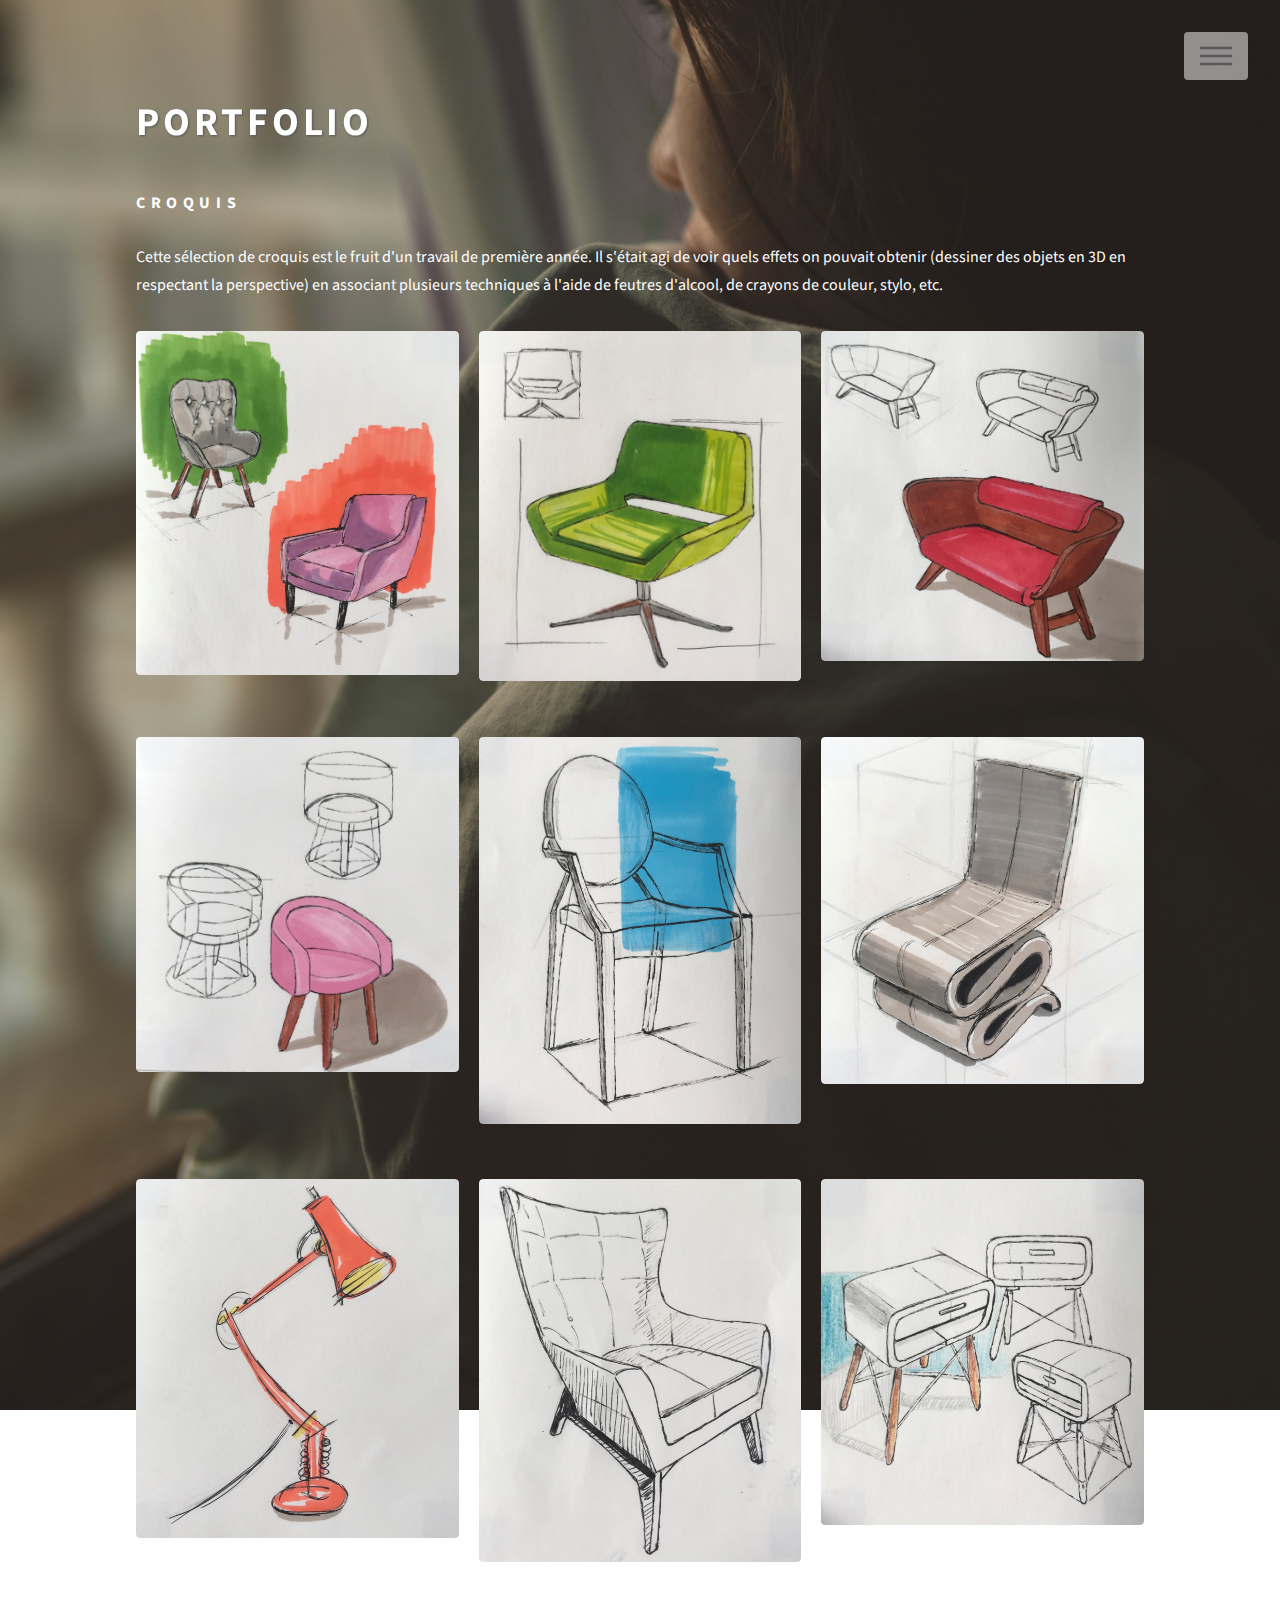
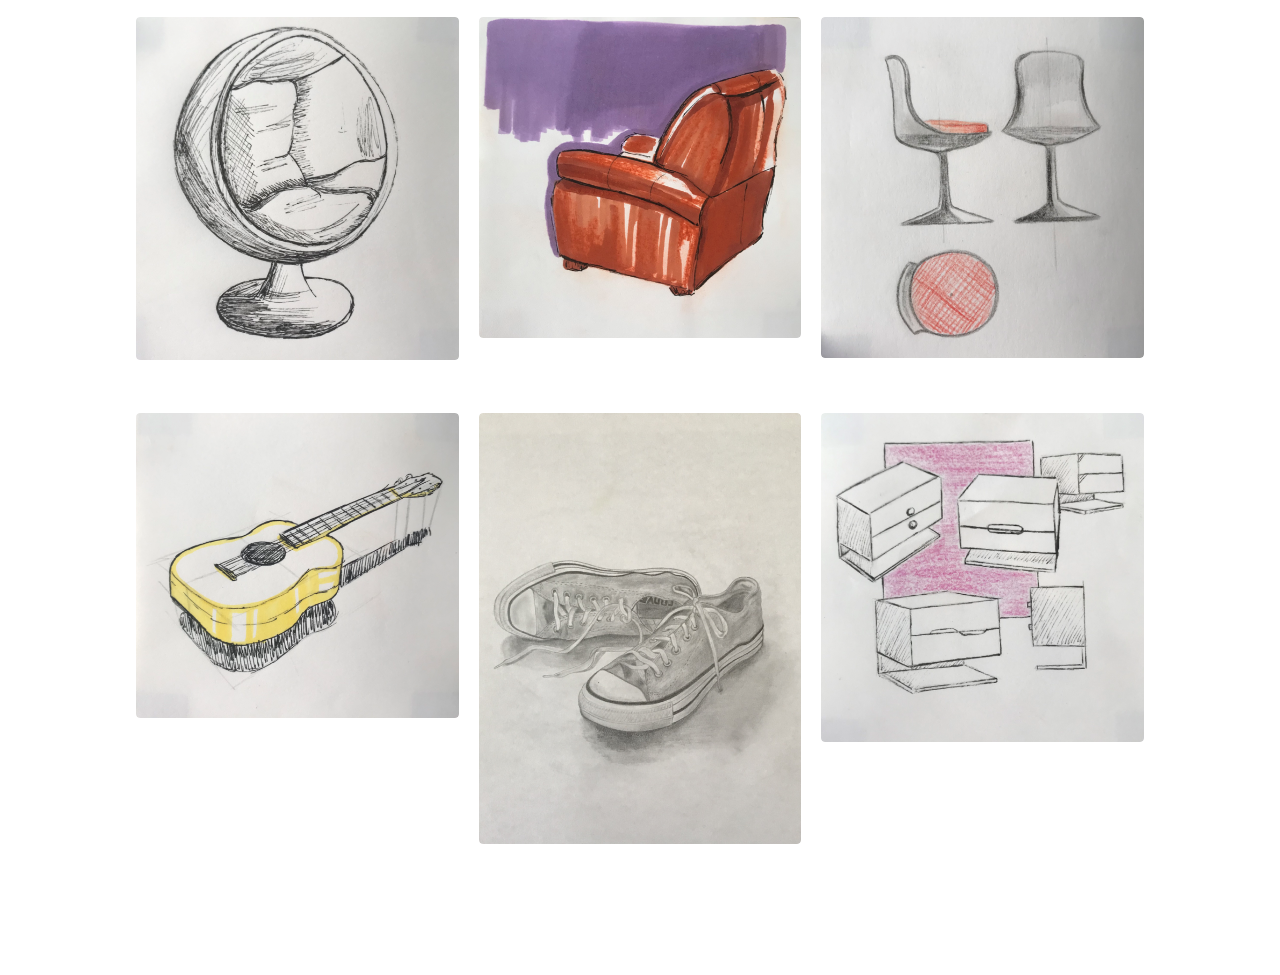
<file: index.html>
<!DOCTYPE HTML>

<html>
	<head>
		<title>croquis</title>
		<meta charset="utf-8" />
		<meta name="viewport" content="width=device-width, initial-scale=1, user-scalable=no" />
		<link rel="stylesheet" href="assets/css/main.css" />
		<noscript><link rel="stylesheet" href="assets/css/noscript.css" /></noscript>
	</head>
	<body class="is-preload" style="background: url('images/rae-angela.jpg');
		background-position: center center;
		    background-attachment: fixed;
			background-size: cover;
			background-repeat: no-repeat;">
		<!-- Wrapper -->
			<div id="wrapper">

				<!-- Header -->
					<header id="header">
						<div class="inner">
							<h1>PORTFOLIO</h1>
							<!-- Logo -->
								<a href="index.html" class="logo">
									<span class="title">Croquis</span>
								</a>

							<!-- Nav -->
								<nav>
									<ul>
										<li><a href="#menu">Menu</a></li>
									</ul>
								</nav>

						</div>
					</header>

				<!-- Menu -->
					<nav id="menu">
						<h2>Menu</h2>
						<ul>
							<li><a href="D:\dimension\index.html" onclick="window.open(this.href);return false;">Accueil</a></li>
							<li><a href="index.html" onclick="window.open(this.href);return false;">Croquis</a></li>
							<li><a href="projet.html" target="_blank">Projets</a></li>
							<li><a href="generic.html" target="_blank"file:///D:/dimension/index.html>Consequat dolor</a></li>
							<li><a href="elements.html" target="_blank">Elements</a></li>
						</ul>
					</nav>

				<!-- Main -->
					<div id="main">
						<div class="inner">
							<header>
								
								<p>Cette sélection de croquis est le fruit d'un travail de première année. Il s'était agi de voir quels effets on pouvait obtenir (dessiner des objets en 3D en respectant la perspective) en associant plusieurs techniques à l'aide de feutres d'alcool, de crayons de couleur, stylo, etc.</p>
							</header>
							<section class="tiles">
								<article class="style1">
									<span class="image">
										<img src="images/deux_fauteuils.png" alt="" />
									</span>
									<!--<a href="generic.html">-->
										<h2></h2>
										<!--<div class="content">
											<p>Sed nisl arcu euismod sit amet nisi lorem etiam dolor veroeros et feugiat.</p>
										</div>-->
									</a>
								</article>
								<article class="style2">
									<span class="image">
										<img src="images/fauteuil.png" alt="" />
									</span>
									<!--<a href="generic.html">-->
										<h2></h2>
										<!--<div class="content">
											<p>Sed nisl arcu euismod sit amet nisi lorem etiam dolor veroeros et feugiat.</p>
										</div>-->
									</a>
								</article>
								<article class="style3">
									<span class="image">
										<img src="images/canape.png" alt="" />
									</span>
									<!--<a href="generic.html">-->
										<h2></h2>
										<!--<div class="content">
											<p>Sed nisl arcu euismod sit amet nisi lorem etiam dolor veroeros et feugiat.</p>
										</div>-->
									</a>
								</article>
								<article class="style4">
									<span class="image">
										<img src="images/siege.png" alt="" />
									</span>
									<!--<a href="generic.html">-->
										<h2></h2>
										<!--<div class="content">
											<p>Sed nisl arcu euismod sit amet nisi lorem etiam dolor veroeros et feugiat.</p>
										</div>-->
									</a>
								</article>
								<article class="style5">
									<span class="image">
										<img src="images/siege_bleu.png" alt="" />
									</span>
									<!--<a href="generic.html">-->
										<h2></h2>
										<!--<div class="content">
											<p>Sed nisl arcu euismod sit amet nisi lorem etiam dolor veroeros et feugiat.</p>
										</div>-->
									</a>
								</article>
								<article class="style6">
									<span class="image">
										<img src="images/fauteuil_s.png" alt="" />
									</span>
									<!--<a href="generic.html">-->
										<h2></h2>
										<!--<div class="content">
											<p>Sed nisl arcu euismod sit amet nisi lorem etiam dolor veroeros et feugiat.</p>
										</div>-->
									</a>
								</article>
								<article class="style2">
									<span class="image">
										<img src="images/lampe.png" alt="" />
									</span>
								<!--<a href="generic.html">-->
										<h2></h2>
										<!--<div class="content">
											<p>Sed nisl arcu euismod sit amet nisi lorem etiam dolor veroeros et feugiat.</p>
										</div>-->
									</a>
								</article>
								<article class="style3">
									<span class="image">
										<img src="images/fauteuil_nb.png" alt="" />
									</span>
									<!--<a href="generic.html">-->
										<h2></h2>
										<!--<div class="content">
											<p>Sed nisl arcu euismod sit amet nisi lorem etiam dolor veroeros et feugiat.</p>
										</div>-->
									</a>
								</article>
								<article class="style1">
									<span class="image">
										<img src="images/tiroir.png" alt="" />
									</span>
									<!--<a href="generic.html">-->
										<h2></h2>
										<!--<div class="content">
											<p>Sed nisl arcu euismod sit amet nisi lorem etiam dolor veroeros et feugiat.</p>
										</div>-->
									</a>
								</article>
								<article class="style5">
									<span class="image">
										<img src="images/demi_sphere.png" alt="" />
									</span>
									<a href="generic.html">
										<h2></h2>
										<!--<div class="content">
											<p>Sed nisl arcu euismod sit amet nisi lorem etiam dolor veroeros et feugiat.</p>
										</div>-->
									</a>
								</article>
								<article class="style6">
									<span class="image">
										<img src="images/fauteuil2.png" alt="" />
									</span>
									<!--<a href="generic.html">-->
										<h2></h2>
										<!--<div class="content">
											<p>Sed nisl arcu euismod sit amet nisi lorem etiam dolor veroeros et feugiat.</p>
										</div>-->
									</a>
								</article>
								<article class="style4">
									<span class="image">
										<img src="images/chaise.png" alt="" />
									</span>
									<!--<a href="generic.html">-->
										<h2></h2>
										<!--<div class="content">
											<p>Sed nisl arcu euismod sit amet nisi lorem etiam dolor veroeros et feugiat.</p>
										</div>-->
									</a>
								</article>
								<article class="style4">
									<span class="image">
										<img src="images/guitare.png" alt="" />
									</span>
									<!--<a href="generic.html">-->
										<h2></h2>
										<!--<div class="content">
											<p>Sed nisl arcu euismod sit amet nisi lorem etiam dolor veroeros et feugiat.</p>
										</div>-->
									</a>
								</article>
								<article class="style4">
									<span class="image">
										<img src="images/basket.png" alt="" />
									</span>
									<!--<a href="generic.html">-->
										<h2></h2>
										<!--<div class="content">
											<p>Sed nisl arcu euismod sit amet nisi lorem etiam dolor veroeros et feugiat.</p>
										</div>-->
									</a>
								</article>
								<article class="style4">
									<span class="image">
										<img src="images/meubles.png" alt="" />
									</span>
									<!--<a href="generic.html">-->
										<h2></h2>
										<!--<div class="content">
											<p>Sed nisl arcu euismod sit amet nisi lorem etiam dolor veroeros et feugiat.</p>
										</div>-->
									</a>
								</article>

							</section>
						</div>
					</div>

				<!-- Footer -->
					
					</footer>

			</div>

		<!-- Scripts -->
			<script src="assets/js/jquery.min.js"></script>
			<script src="assets/js/browser.min.js"></script>
			<script src="assets/js/breakpoints.min.js"></script>
			<script src="assets/js/util.js"></script>
			<script src="assets/js/main.js"></script>

	</body>
</html>
</file>
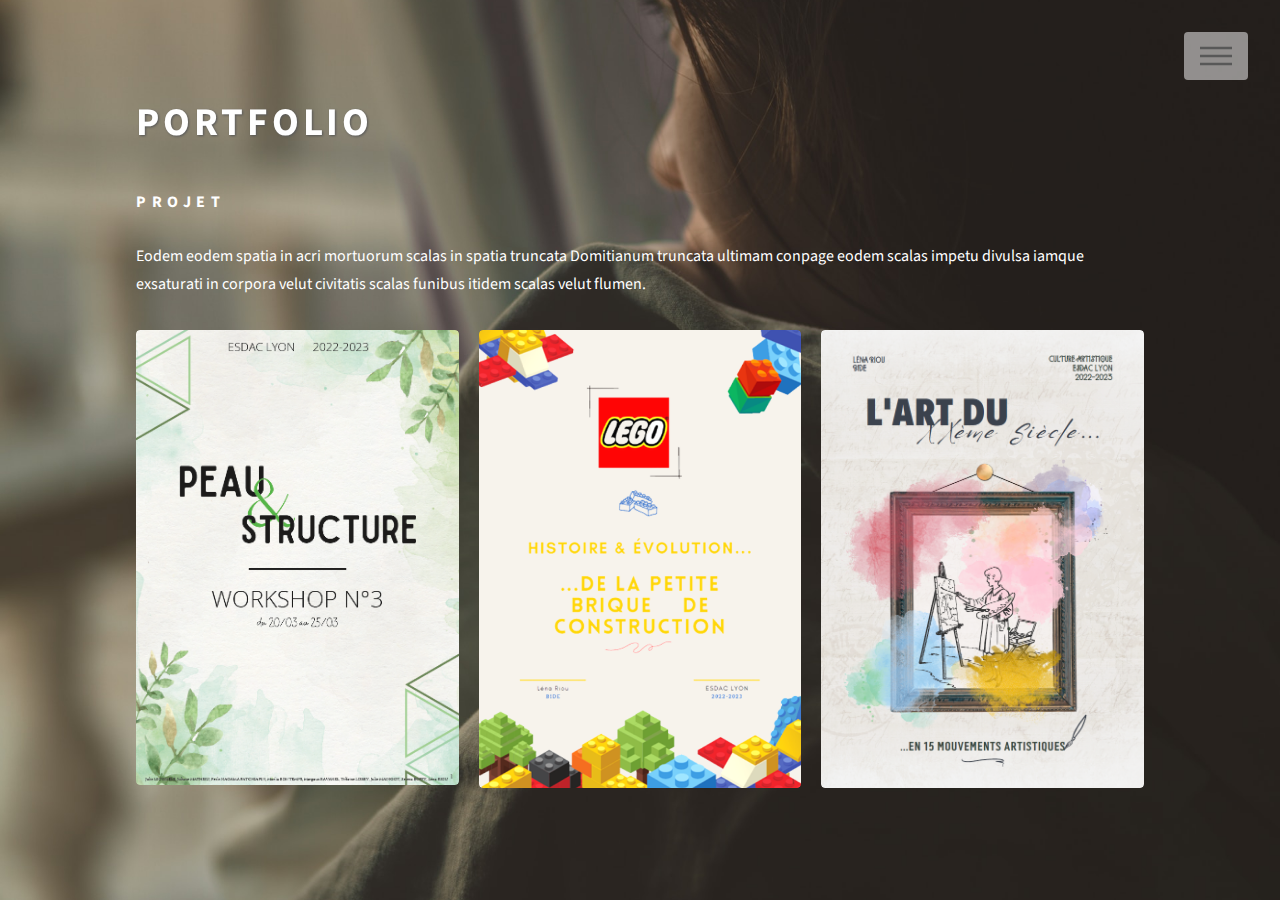
<file: projet.html>
<!DOCTYPE HTML>

<html>
	<head>
		<title></title>
		<meta charset="utf-8" />
		<meta name="viewport" content="width=device-width, initial-scale=1, user-scalable=no" />
		<link rel="stylesheet" href="assets/css/main.css" />
		<noscript><link rel="stylesheet" href="assets/css/noscript.css" /></noscript>
	</head>
	<body class="is-preload" style="background: url('images/rae-angela.jpg');
		background-position: center center;
		    background-attachment: fixed;
			background-size: cover;
			background-repeat: no-repeat;">
		<!-- Wrapper -->
			<div id="wrapper">

				<!-- Header -->
					<header id="header">
						<div class="inner">
							<h1>PORTFOLIO</h1>
							<!-- Logo -->
								
									<span class="logo">Projet</span>
								</a>

							<!-- Nav -->
								<nav>
									<ul>
										<li><a href="#menu">Menu</a></li>
									</ul>
								</nav>

						</div>
					</header>

				<!-- Menu -->
					<nav id="menu">
						<h2>Menu</h2>
						<ul>
							<li><a href="https://diogene29.github.io/dimension/" onclick="window.open(this.href);return false;">Accueil</a></li>
							<li><a href="index.html" onclick="window.open(this.href);return false;">Croquis</a></li>
							<li><a href="projet.html" target="_blank">Projets</a></li>
							<li><a href="generic.html" target="_blank"file:///D:/dimension/index.html>Consequat dolor</a></li>
							<li><a href="elements.html" target="_blank">Elements</a></li>
						</ul>
					</nav>

				<!-- Main -->
					<div id="main">
						<div class="inner">
							<header>
								
								<p>Eodem eodem spatia in acri mortuorum scalas in spatia truncata Domitianum truncata ultimam conpage eodem scalas impetu divulsa iamque exsaturati in corpora velut civitatis scalas funibus itidem scalas velut flumen.</p>
							</header>
							<section class="tiles">
								<article class="style1">
									<span class="image">
										 <img src="images/workshop.png" alt="" />
									</span>
									<a href="workshop2.pdf" target="_blank"><!--ou  onclick="window.open(this.href);return false;"-->
										<h2></h2>
										<!--<div class="content">
											<p>Sed nisl arcu euismod sit amet nisi lorem etiam dolor veroeros et feugiat.</p>
										</div>-->
									</a>
								</article>
								<article class="style2">
									<span class="image">
										<img src="images/lego.png" alt="" />
									</span>
									<a href="marque_produit2.pdf" target="_blank">
										<h2></h2>
										<!--<div class="content">
											<p>Sed nisl arcu euismod sit amet nisi lorem etiam dolor veroeros et feugiat.</p>
										</div>-->
									</a>
								</article>
								<article class="style3">
									<span class="image">
										<img src="images/art.png" alt="" />
									</span>
									<a href="mouv_art.pdf" target="_blank">
										<h2></h2>
										<!--<div class="content">
											<p>Sed nisl arcu euismod sit amet nisi lorem etiam dolor veroeros et feugiat.</p>
										</div>-->
									</a>
								</article>
								<!--<article class="style4">
									<span class="image">
										<img src="images/siege.png" alt="" />
									</span>
									<a href="generic.html">
										<h2></h2>
										<!--<div class="content">
											<p>Sed nisl arcu euismod sit amet nisi lorem etiam dolor veroeros et feugiat.</p>
										</div>--
									</a>
								</article>
								<article class="style5">
									<span class="image">
										<img src="images/siege_bleu.png" alt="" />
									</span>
									<a href="generic.html">
										<h2></h2>
										<!--<div class="content">
											<p>Sed nisl arcu euismod sit amet nisi lorem etiam dolor veroeros et feugiat.</p>
										</div>--
									</a>
								</article>
								<article class="style6">
									<span class="image">
										<img src="images/fauteuil_s.png" alt="" />
									</span>
									<a href="generic.html">
										<h2></h2>
										<!--<div class="content">
											<p>Sed nisl arcu euismod sit amet nisi lorem etiam dolor veroeros et feugiat.</p>
										</div>--
									</a>
								</article>
								<article class="style2">
									<span class="image">
										<img src="images/lampe.png" alt="" />
									</span>
									<a href="generic.html">
										<h2></h2>
										<!--<div class="content">
											<p>Sed nisl arcu euismod sit amet nisi lorem etiam dolor veroeros et feugiat.</p>
										</div>--
									</a>
								</article>
								<article class="style3">
									<span class="image">
										<img src="images/fauteuil_nb.png" alt="" />
									</span>
									<a href="generic.html">
										<h2></h2>
										<!--<div class="content">
											<p>Sed nisl arcu euismod sit amet nisi lorem etiam dolor veroeros et feugiat.</p>
										</div>--
									</a>
								</article>
								<article class="style1">
									<span class="image">
										<img src="images/tiroir.png" alt="" />
									</span>
									<a href="generic.html">
										<h2></h2>
										<!--<div class="content">
											<p>Sed nisl arcu euismod sit amet nisi lorem etiam dolor veroeros et feugiat.</p>
										</div>--
									</a>
								</article>
								<article class="style5">
									<span class="image">
										<img src="images/demi_sphere.png" alt="" />
									</span>
									<a href="generic.html">
										<h2></h2>
										<!--<div class="content">
											<p>Sed nisl arcu euismod sit amet nisi lorem etiam dolor veroeros et feugiat.</p>
										</div>--
									</a>
								</article>
								<article class="style6">
									<span class="image">
										<img src="images/fauteuil2.png" alt="" />
									</span>
									<a href="generic.html">
										<h2></h2>
										<!--<div class="content">
											<p>Sed nisl arcu euismod sit amet nisi lorem etiam dolor veroeros et feugiat.</p>
										</div>--
									</a>
								</article>
								<article class="style4">
									<span class="image">
										<img src="images/chaise.png" alt="" />
									</span>
									<a href="generic.html">
										<h2></h2>
										<!--<div class="content">
											<p>Sed nisl arcu euismod sit amet nisi lorem etiam dolor veroeros et feugiat.</p>
										</div>
									</a>
								</article>-->
							</section>
						</div>
					</div>

				<!-- Footer -->
					
					</footer>

			</div>

		<!-- Scripts -->
			<script src="assets/js/jquery.min.js"></script>
			<script src="assets/js/browser.min.js"></script>
			<script src="assets/js/breakpoints.min.js"></script>
			<script src="assets/js/util.js"></script>
			<script src="assets/js/main.js"></script>

	</body>
</html>
</file>
<file: assets/css/noscript.css>
/*
	Phantom by HTML5 UP
	html5up.net | @ajlkn
	Free for personal and commercial use under the CCA 3.0 license (html5up.net/license)
*/

/* Tiles */

	body.is-preload .tiles article {
		-moz-transform: none;
		-webkit-transform: none;
		-ms-transform: none;
		transform: none;
		opacity: 1;
	}
</file>
<file: assets/css/main.css>
@import url(fontawesome-all.min.css);
@import url("https://fonts.googleapis.com/css?family=Source+Sans+Pro:300,700,900");

/*
	Phantom by HTML5 UP
	html5up.net | @ajlkn
	Free for personal and commercial use under the CCA 3.0 license (html5up.net/license)
*/

html, body, div, span, applet, object,
iframe, h1, h2, h3, h4, h5, h6, p, blockquote,
pre, a, abbr, acronym, address, big, cite,
code, del, dfn, em, img, ins, kbd, q, s, samp,
small, strike, strong, sub, sup, tt, var, b,
u, i, center, dl, dt, dd, ol, ul, li, fieldset,
form, label, legend, table, caption, tbody,
tfoot, thead, tr, th, td, article, aside,
canvas, details, embed, figure, figcaption,
footer, header, hgroup, menu, nav, output, ruby,
section, summary, time, mark, audio, video {
	margin: 0;
	padding: 0;
	border: 0;
	font-size: 100%;
	font: inherit;
	vertical-align: baseline;}

article, aside, details, figcaption, figure,
footer, header, hgroup, menu, nav, section {
	display: block;}

body {
	line-height: 1;
}

ol, ul {
	list-style: none;
}

blockquote, q {
	quotes: none;
}

	blockquote:before, blockquote:after, q:before, q:after {
		content: '';
		content: none;
	}

table {
	border-collapse: collapse;
	border-spacing: 0;
}

body {
	-webkit-text-size-adjust: none;
}

mark {
	background-color: transparent;
	color: inherit;
}

input::-moz-focus-inner {
	border: 0;
	padding: 0;
}

input, select, textarea {
	-moz-appearance: none;
	-webkit-appearance: none;
	-ms-appearance: none;
	appearance: none;
}

/* Basic */

	@-ms-viewport {
		width: device-width;
	}

	body {
		-ms-overflow-style: scrollbar;
	}

	@media screen and (max-width: 480px) {

		html, body {
			min-width: 320px;
		}

	}

	html {
		box-sizing: border-box;
	}

	*, *:before, *:after {
		box-sizing: inherit;
	}

	body {
		
	}

		body.is-preload *, body.is-preload *:before, body.is-preload *:after {
			-moz-animation: none !important;
			-webkit-animation: none !important;
			-ms-animation: none !important;
			animation: none !important;
			-moz-transition: none !important;
			-webkit-transition: none !important;
			-ms-transition: none !important;
			transition: none !important;
		}

/* Type */

	body, input, select, textarea {
		color: #fff;
		font-family: "Source Sans Pro", Helvetica, sans-serif;
		font-size: 16pt;
		font-weight: 00;
		line-height: 1.75;
	}

		@media screen and (max-width: 1680px) {

			body, input, select, textarea {
				font-size: 14pt;
			}

		}

		@media screen and (max-width: 1280px) {

			body, input, select, textarea {
				font-size: 12pt;
			}

		}

	a {
		-moz-transition: border-bottom-color 0.2s ease, color 0.2s ease;
		-webkit-transition: border-bottom-color 0.2s ease, color 0.2s ease;
		-ms-transition: border-bottom-color 0.2s ease, color 0.2s ease;
		transition: border-bottom-color 0.2s ease, color 0.2s ease;
		text-decoration: none;
		color: #585858;
		border-bottom: dotted 1px rgba(88, 88, 88, 0.5);
	}

		a:hover {
			border-bottom-color: transparent;
			color: #f2849e !important;
		}

	strong, b {
		font-weight: 900;
	}

	em, i {
		font-style: italic;
	}

	p {
		margin: 0 0 2em 0;
	}

	h1 {
		font-size: 2.45em;
		font-weight: 700;
		line-height: 1.3;
		margin: 0 0 1em 0;
		letter-spacing: 0.1em;
		filter: drop-shadow(1px 1px 1px #585858);
	}

		h1 a {
			color: inherit;
		}

		@media screen and (max-width: 736px) {

			h1 {
				font-size: 2em;
				margin: 0 0 1em 0;
			}

		}

		@media screen and (max-width: 360px) {

			h1 {
				font-size: 1.75em;
			}

		}

	h2, h3, h4, h5, h6 {
		font-weight: 900;
		line-height: 1.5;
		margin: 0 0 2em 0;
		text-transform: uppercase;
		letter-spacing: 0.35em;
	}

		h2 a, h3 a, h4 a, h5 a, h6 a {
			color: inherit;
		}

	h2 {
		font-size: 1.1em;
	}

	h3 {
		font-size: 1em;
	}

	h4 {
		font-size: 0.8em;
	}

	h5 {
		font-size: 0.8em;
	}

	h6 {
		font-size: 0.8em;
	}

	@media screen and (max-width: 980px) {

		h1 br, h2 br, h3 br, h4 br, h5 br, h6 br {
			display: none;
		}

	}

	@media screen and (max-width: 736px) {

		h2 {
			font-size: 1em;
		}

		h3 {
			font-size: 0.8em;
		}

	}

	sub {
		font-size: 0.8em;
		position: relative;
		top: 0.5em;
	}

	sup {
		font-size: 0.8em;
		position: relative;
		top: -0.5em;
	}

	blockquote {
		border-left: solid 4px #c9c9c9;
		font-style: italic;
		margin: 0 0 2em 0;
		padding: 0.5em 0 0.5em 2em;
	}

	code {
		background: rgba(144, 144, 144, 0.075);
		border-radius: 4px;
		border: solid 1px #c9c9c9;
		font-family: "Courier New", monospace;
		font-size: 0.9em;
		margin: 0 0.25em;
		padding: 0.25em 0.65em;
	}

	pre {
		-webkit-overflow-scrolling: touch;
		font-family: "Courier New", monospace;
		font-size: 0.9em;
		margin: 0 0 2em 0;
	}

		pre code {
			display: block;
			line-height: 1.75;
			padding: 1em 1.5em;
			overflow-x: auto;
		}

	hr {
		border: 0;
		border-bottom: solid 1px #c9c9c9;
		margin: 2em 0;
	}

		hr.major {
			margin: 3em 0;
		}

	.align-left {
		text-align: left;
	}

	.align-center {
		text-align: center;
	}

	.align-right {
		text-align: right;
	}

/* Row */

	.row {
		display: flex;
		flex-wrap: wrap;
		box-sizing: border-box;
		align-items: stretch;
	}

		.row > * {
			box-sizing: border-box;
		}

		.row.gtr-uniform > * > :last-child {
			margin-bottom: 0;
		}

		.row.aln-left {
			justify-content: flex-start;
		}

		.row.aln-center {
			justify-content: center;
		}

		.row.aln-right {
			justify-content: flex-end;
		}

		.row.aln-top {
			align-items: flex-start;
		}

		.row.aln-middle {
			align-items: center;
		}

		.row.aln-bottom {
			align-items: flex-end;
		}

		.row > .imp {
			order: -1;
		}

		.row > .col-1 {
			width: 8.33333%;
		}

		.row > .off-1 {
			margin-left: 8.33333%;
		}

		.row > .col-2 {
			width: 16.66667%;
		}

		.row > .off-2 {
			margin-left: 16.66667%;
		}

		.row > .col-3 {
			width: 25%;
		}

		.row > .off-3 {
			margin-left: 25%;
		}

		.row > .col-4 {
			width: 33.33333%;
		}

		.row > .off-4 {
			margin-left: 33.33333%;
		}

		.row > .col-5 {
			width: 41.66667%;
		}

		.row > .off-5 {
			margin-left: 41.66667%;
		}

		.row > .col-6 {
			width: 50%;
		}

		.row > .off-6 {
			margin-left: 50%;
		}

		.row > .col-7 {
			width: 58.33333%;
		}

		.row > .off-7 {
			margin-left: 58.33333%;
		}

		.row > .col-8 {
			width: 66.66667%;
		}

		.row > .off-8 {
			margin-left: 66.66667%;
		}

		.row > .col-9 {
			width: 75%;
		}

		.row > .off-9 {
			margin-left: 75%;
		}

		.row > .col-10 {
			width: 83.33333%;
		}

		.row > .off-10 {
			margin-left: 83.33333%;
		}

		.row > .col-11 {
			width: 91.66667%;
		}

		.row > .off-11 {
			margin-left: 91.66667%;
		}

		.row > .col-12 {
			width: 100%;
		}

		.row > .off-12 {
			margin-left: 100%;
		}

		.row.gtr-0 {
			margin-top: 0;
			margin-left: 0em;
		}

			.row.gtr-0 > * {
				padding: 0 0 0 0em;
			}

			.row.gtr-0.gtr-uniform {
				margin-top: 0em;
			}

				.row.gtr-0.gtr-uniform > * {
					padding-top: 0em;
				}

		.row.gtr-25 {
			margin-top: 0;
			margin-left: -0.5em;
		}

			.row.gtr-25 > * {
				padding: 0 0 0 0.5em;
			}

			.row.gtr-25.gtr-uniform {
				margin-top: -0.5em;
			}

				.row.gtr-25.gtr-uniform > * {
					padding-top: 0.5em;
				}

		.row.gtr-50 {
			margin-top: 0;
			margin-left: -1em;
		}

			.row.gtr-50 > * {
				padding: 0 0 0 1em;
			}

			.row.gtr-50.gtr-uniform {
				margin-top: -1em;
			}

				.row.gtr-50.gtr-uniform > * {
					padding-top: 1em;
				}

		.row {
			margin-top: 0;
			margin-left: -2em;
		}

			.row > * {
				padding: 0 0 0 2em;
			}

			.row.gtr-uniform {
				margin-top: -2em;
			}

				.row.gtr-uniform > * {
					padding-top: 2em;
				}

		.row.gtr-150 {
			margin-top: 0;
			margin-left: -3em;
		}

			.row.gtr-150 > * {
				padding: 0 0 0 3em;
			}

			.row.gtr-150.gtr-uniform {
				margin-top: -3em;
			}

				.row.gtr-150.gtr-uniform > * {
					padding-top: 3em;
				}

		.row.gtr-200 {
			margin-top: 0;
			margin-left: -4em;
		}

			.row.gtr-200 > * {
				padding: 0 0 0 4em;
			}

			.row.gtr-200.gtr-uniform {
				margin-top: -4em;
			}

				.row.gtr-200.gtr-uniform > * {
					padding-top: 4em;
				}

		@media screen and (max-width: 1680px) {

			.row {
				display: flex;
				flex-wrap: wrap;
				box-sizing: border-box;
				align-items: stretch;
			}

				.row > * {
					box-sizing: border-box;
				}

				.row.gtr-uniform > * > :last-child {
					margin-bottom: 0;
				}

				.row.aln-left {
					justify-content: flex-start;
				}

				.row.aln-center {
					justify-content: center;
				}

				.row.aln-right {
					justify-content: flex-end;
				}

				.row.aln-top {
					align-items: flex-start;
				}

				.row.aln-middle {
					align-items: center;
				}

				.row.aln-bottom {
					align-items: flex-end;
				}

				.row > .imp-xlarge {
					order: -1;
				}

				.row > .col-1-xlarge {
					width: 8.33333%;
				}

				.row > .off-1-xlarge {
					margin-left: 8.33333%;
				}

				.row > .col-2-xlarge {
					width: 16.66667%;
				}

				.row > .off-2-xlarge {
					margin-left: 16.66667%;
				}

				.row > .col-3-xlarge {
					width: 25%;
				}

				.row > .off-3-xlarge {
					margin-left: 25%;
				}

				.row > .col-4-xlarge {
					width: 33.33333%;
				}

				.row > .off-4-xlarge {
					margin-left: 33.33333%;
				}

				.row > .col-5-xlarge {
					width: 41.66667%;
				}

				.row > .off-5-xlarge {
					margin-left: 41.66667%;
				}

				.row > .col-6-xlarge {
					width: 50%;
				}

				.row > .off-6-xlarge {
					margin-left: 50%;
				}

				.row > .col-7-xlarge {
					width: 58.33333%;
				}

				.row > .off-7-xlarge {
					margin-left: 58.33333%;
				}

				.row > .col-8-xlarge {
					width: 66.66667%;
				}

				.row > .off-8-xlarge {
					margin-left: 66.66667%;
				}

				.row > .col-9-xlarge {
					width: 75%;
				}

				.row > .off-9-xlarge {
					margin-left: 75%;
				}

				.row > .col-10-xlarge {
					width: 83.33333%;
				}

				.row > .off-10-xlarge {
					margin-left: 83.33333%;
				}

				.row > .col-11-xlarge {
					width: 91.66667%;
				}

				.row > .off-11-xlarge {
					margin-left: 91.66667%;
				}

				.row > .col-12-xlarge {
					width: 100%;
				}

				.row > .off-12-xlarge {
					margin-left: 100%;
				}

				.row.gtr-0 {
					margin-top: 0;
					margin-left: 0em;
				}

					.row.gtr-0 > * {
						padding: 0 0 0 0em;
					}

					.row.gtr-0.gtr-uniform {
						margin-top: 0em;
					}

						.row.gtr-0.gtr-uniform > * {
							padding-top: 0em;
						}

				.row.gtr-25 {
					margin-top: 0;
					margin-left: -0.5em;
				}

					.row.gtr-25 > * {
						padding: 0 0 0 0.5em;
					}

					.row.gtr-25.gtr-uniform {
						margin-top: -0.5em;
					}

						.row.gtr-25.gtr-uniform > * {
							padding-top: 0.5em;
						}

				.row.gtr-50 {
					margin-top: 0;
					margin-left: -1em;
				}

					.row.gtr-50 > * {
						padding: 0 0 0 1em;
					}

					.row.gtr-50.gtr-uniform {
						margin-top: -1em;
					}

						.row.gtr-50.gtr-uniform > * {
							padding-top: 1em;
						}

				.row {
					margin-top: 0;
					margin-left: -2em;
				}

					.row > * {
						padding: 0 0 0 2em;
					}

					.row.gtr-uniform {
						margin-top: -2em;
					}

						.row.gtr-uniform > * {
							padding-top: 2em;
						}

				.row.gtr-150 {
					margin-top: 0;
					margin-left: -3em;
				}

					.row.gtr-150 > * {
						padding: 0 0 0 3em;
					}

					.row.gtr-150.gtr-uniform {
						margin-top: -3em;
					}

						.row.gtr-150.gtr-uniform > * {
							padding-top: 3em;
						}

				.row.gtr-200 {
					margin-top: 0;
					margin-left: -4em;
				}

					.row.gtr-200 > * {
						padding: 0 0 0 4em;
					}

					.row.gtr-200.gtr-uniform {
						margin-top: -4em;
					}

						.row.gtr-200.gtr-uniform > * {
							padding-top: 4em;
						}

		}

		@media screen and (max-width: 1280px) {

			.row {
				display: flex;
				flex-wrap: wrap;
				box-sizing: border-box;
				align-items: stretch;
			}

				.row > * {
					box-sizing: border-box;
				}

				.row.gtr-uniform > * > :last-child {
					margin-bottom: 0;
				}

				.row.aln-left {
					justify-content: flex-start;
				}

				.row.aln-center {
					justify-content: center;
				}

				.row.aln-right {
					justify-content: flex-end;
				}

				.row.aln-top {
					align-items: flex-start;
				}

				.row.aln-middle {
					align-items: center;
				}

				.row.aln-bottom {
					align-items: flex-end;
				}

				.row > .imp-large {
					order: -1;
				}

				.row > .col-1-large {
					width: 8.33333%;
				}

				.row > .off-1-large {
					margin-left: 8.33333%;
				}

				.row > .col-2-large {
					width: 16.66667%;
				}

				.row > .off-2-large {
					margin-left: 16.66667%;
				}

				.row > .col-3-large {
					width: 25%;
				}

				.row > .off-3-large {
					margin-left: 25%;
				}

				.row > .col-4-large {
					width: 33.33333%;
				}

				.row > .off-4-large {
					margin-left: 33.33333%;
				}

				.row > .col-5-large {
					width: 41.66667%;
				}

				.row > .off-5-large {
					margin-left: 41.66667%;
				}

				.row > .col-6-large {
					width: 50%;
				}

				.row > .off-6-large {
					margin-left: 50%;
				}

				.row > .col-7-large {
					width: 58.33333%;
				}

				.row > .off-7-large {
					margin-left: 58.33333%;
				}

				.row > .col-8-large {
					width: 66.66667%;
				}

				.row > .off-8-large {
					margin-left: 66.66667%;
				}

				.row > .col-9-large {
					width: 75%;
				}

				.row > .off-9-large {
					margin-left: 75%;
				}

				.row > .col-10-large {
					width: 83.33333%;
				}

				.row > .off-10-large {
					margin-left: 83.33333%;
				}

				.row > .col-11-large {
					width: 91.66667%;
				}

				.row > .off-11-large {
					margin-left: 91.66667%;
				}

				.row > .col-12-large {
					width: 100%;
				}

				.row > .off-12-large {
					margin-left: 100%;
				}

				.row.gtr-0 {
					margin-top: 0;
					margin-left: 0em;
				}

					.row.gtr-0 > * {
						padding: 0 0 0 0em;
					}

					.row.gtr-0.gtr-uniform {
						margin-top: 0em;
					}

						.row.gtr-0.gtr-uniform > * {
							padding-top: 0em;
						}

				.row.gtr-25 {
					margin-top: 0;
					margin-left: -0.5em;
				}

					.row.gtr-25 > * {
						padding: 0 0 0 0.5em;
					}

					.row.gtr-25.gtr-uniform {
						margin-top: -0.5em;
					}

						.row.gtr-25.gtr-uniform > * {
							padding-top: 0.5em;
						}

				.row.gtr-50 {
					margin-top: 0;
					margin-left: -1em;
				}

					.row.gtr-50 > * {
						padding: 0 0 0 1em;
					}

					.row.gtr-50.gtr-uniform {
						margin-top: -1em;
					}

						.row.gtr-50.gtr-uniform > * {
							padding-top: 1em;
						}

				.row {
					margin-top: 0;
					margin-left: -2em;
				}

					.row > * {
						padding: 0 0 0 2em;
					}

					.row.gtr-uniform {
						margin-top: -2em;
					}

						.row.gtr-uniform > * {
							padding-top: 2em;
						}

				.row.gtr-150 {
					margin-top: 0;
					margin-left: -3em;
				}

					.row.gtr-150 > * {
						padding: 0 0 0 3em;
					}

					.row.gtr-150.gtr-uniform {
						margin-top: -3em;
					}

						.row.gtr-150.gtr-uniform > * {
							padding-top: 3em;
						}

				.row.gtr-200 {
					margin-top: 0;
					margin-left: -4em;
				}

					.row.gtr-200 > * {
						padding: 0 0 0 4em;
					}

					.row.gtr-200.gtr-uniform {
						margin-top: -4em;
					}

						.row.gtr-200.gtr-uniform > * {
							padding-top: 4em;
						}

		}

		@media screen and (max-width: 980px) {

			.row {
				display: flex;
				flex-wrap: wrap;
				box-sizing: border-box;
				align-items: stretch;
			}

				.row > * {
					box-sizing: border-box;
				}

				.row.gtr-uniform > * > :last-child {
					margin-bottom: 0;
				}

				.row.aln-left {
					justify-content: flex-start;
				}

				.row.aln-center {
					justify-content: center;
				}

				.row.aln-right {
					justify-content: flex-end;
				}

				.row.aln-top {
					align-items: flex-start;
				}

				.row.aln-middle {
					align-items: center;
				}

				.row.aln-bottom {
					align-items: flex-end;
				}

				.row > .imp-medium {
					order: -1;
				}

				.row > .col-1-medium {
					width: 8.33333%;
				}

				.row > .off-1-medium {
					margin-left: 8.33333%;
				}

				.row > .col-2-medium {
					width: 16.66667%;
				}

				.row > .off-2-medium {
					margin-left: 16.66667%;
				}

				.row > .col-3-medium {
					width: 25%;
				}

				.row > .off-3-medium {
					margin-left: 25%;
				}

				.row > .col-4-medium {
					width: 33.33333%;
				}

				.row > .off-4-medium {
					margin-left: 33.33333%;
				}

				.row > .col-5-medium {
					width: 41.66667%;
				}

				.row > .off-5-medium {
					margin-left: 41.66667%;
				}

				.row > .col-6-medium {
					width: 50%;
				}

				.row > .off-6-medium {
					margin-left: 50%;
				}

				.row > .col-7-medium {
					width: 58.33333%;
				}

				.row > .off-7-medium {
					margin-left: 58.33333%;
				}

				.row > .col-8-medium {
					width: 66.66667%;
				}

				.row > .off-8-medium {
					margin-left: 66.66667%;
				}

				.row > .col-9-medium {
					width: 75%;
				}

				.row > .off-9-medium {
					margin-left: 75%;
				}

				.row > .col-10-medium {
					width: 83.33333%;
				}

				.row > .off-10-medium {
					margin-left: 83.33333%;
				}

				.row > .col-11-medium {
					width: 91.66667%;
				}

				.row > .off-11-medium {
					margin-left: 91.66667%;
				}

				.row > .col-12-medium {
					width: 100%;
				}

				.row > .off-12-medium {
					margin-left: 100%;
				}

				.row.gtr-0 {
					margin-top: 0;
					margin-left: 0em;
				}

					.row.gtr-0 > * {
						padding: 0 0 0 0em;
					}

					.row.gtr-0.gtr-uniform {
						margin-top: 0em;
					}

						.row.gtr-0.gtr-uniform > * {
							padding-top: 0em;
						}

				.row.gtr-25 {
					margin-top: 0;
					margin-left: -0.375em;
				}

					.row.gtr-25 > * {
						padding: 0 0 0 0.375em;
					}

					.row.gtr-25.gtr-uniform {
						margin-top: -0.375em;
					}

						.row.gtr-25.gtr-uniform > * {
							padding-top: 0.375em;
						}

				.row.gtr-50 {
					margin-top: 0;
					margin-left: -0.75em;
				}

					.row.gtr-50 > * {
						padding: 0 0 0 0.75em;
					}

					.row.gtr-50.gtr-uniform {
						margin-top: -0.75em;
					}

						.row.gtr-50.gtr-uniform > * {
							padding-top: 0.75em;
						}

				.row {
					margin-top: 0;
					margin-left: -1.5em;
				}

					.row > * {
						padding: 0 0 0 1.5em;
					}

					.row.gtr-uniform {
						margin-top: -1.5em;
					}

						.row.gtr-uniform > * {
							padding-top: 1.5em;
						}

				.row.gtr-150 {
					margin-top: 0;
					margin-left: -2.25em;
				}

					.row.gtr-150 > * {
						padding: 0 0 0 2.25em;
					}

					.row.gtr-150.gtr-uniform {
						margin-top: -2.25em;
					}

						.row.gtr-150.gtr-uniform > * {
							padding-top: 2.25em;
						}

				.row.gtr-200 {
					margin-top: 0;
					margin-left: -3em;
				}

					.row.gtr-200 > * {
						padding: 0 0 0 3em;
					}

					.row.gtr-200.gtr-uniform {
						margin-top: -3em;
					}

						.row.gtr-200.gtr-uniform > * {
							padding-top: 3em;
						}

		}

		@media screen and (max-width: 736px) {

			.row {
				display: flex;
				flex-wrap: wrap;
				box-sizing: border-box;
				align-items: stretch;
			}

				.row > * {
					box-sizing: border-box;
				}

				.row.gtr-uniform > * > :last-child {
					margin-bottom: 0;
				}

				.row.aln-left {
					justify-content: flex-start;
				}

				.row.aln-center {
					justify-content: center;
				}

				.row.aln-right {
					justify-content: flex-end;
				}

				.row.aln-top {
					align-items: flex-start;
				}

				.row.aln-middle {
					align-items: center;
				}

				.row.aln-bottom {
					align-items: flex-end;
				}

				.row > .imp-small {
					order: -1;
				}

				.row > .col-1-small {
					width: 8.33333%;
				}

				.row > .off-1-small {
					margin-left: 8.33333%;
				}

				.row > .col-2-small {
					width: 16.66667%;
				}

				.row > .off-2-small {
					margin-left: 16.66667%;
				}

				.row > .col-3-small {
					width: 25%;
				}

				.row > .off-3-small {
					margin-left: 25%;
				}

				.row > .col-4-small {
					width: 33.33333%;
				}

				.row > .off-4-small {
					margin-left: 33.33333%;
				}

				.row > .col-5-small {
					width: 41.66667%;
				}

				.row > .off-5-small {
					margin-left: 41.66667%;
				}

				.row > .col-6-small {
					width: 50%;
				}

				.row > .off-6-small {
					margin-left: 50%;
				}

				.row > .col-7-small {
					width: 58.33333%;
				}

				.row > .off-7-small {
					margin-left: 58.33333%;
				}

				.row > .col-8-small {
					width: 66.66667%;
				}

				.row > .off-8-small {
					margin-left: 66.66667%;
				}

				.row > .col-9-small {
					width: 75%;
				}

				.row > .off-9-small {
					margin-left: 75%;
				}

				.row > .col-10-small {
					width: 83.33333%;
				}

				.row > .off-10-small {
					margin-left: 83.33333%;
				}

				.row > .col-11-small {
					width: 91.66667%;
				}

				.row > .off-11-small {
					margin-left: 91.66667%;
				}

				.row > .col-12-small {
					width: 100%;
				}

				.row > .off-12-small {
					margin-left: 100%;
				}

				.row.gtr-0 {
					margin-top: 0;
					margin-left: 0em;
				}

					.row.gtr-0 > * {
						padding: 0 0 0 0em;
					}

					.row.gtr-0.gtr-uniform {
						margin-top: 0em;
					}

						.row.gtr-0.gtr-uniform > * {
							padding-top: 0em;
						}

				.row.gtr-25 {
					margin-top: 0;
					margin-left: -0.25em;
				}

					.row.gtr-25 > * {
						padding: 0 0 0 0.25em;
					}

					.row.gtr-25.gtr-uniform {
						margin-top: -0.25em;
					}

						.row.gtr-25.gtr-uniform > * {
							padding-top: 0.25em;
						}

				.row.gtr-50 {
					margin-top: 0;
					margin-left: -0.5em;
				}

					.row.gtr-50 > * {
						padding: 0 0 0 0.5em;
					}

					.row.gtr-50.gtr-uniform {
						margin-top: -0.5em;
					}

						.row.gtr-50.gtr-uniform > * {
							padding-top: 0.5em;
						}

				.row {
					margin-top: 0;
					margin-left: -1em;
				}

					.row > * {
						padding: 0 0 0 1em;
					}

					.row.gtr-uniform {
						margin-top: -1em;
					}

						.row.gtr-uniform > * {
							padding-top: 1em;
						}

				.row.gtr-150 {
					margin-top: 0;
					margin-left: -1.5em;
				}

					.row.gtr-150 > * {
						padding: 0 0 0 1.5em;
					}

					.row.gtr-150.gtr-uniform {
						margin-top: -1.5em;
					}

						.row.gtr-150.gtr-uniform > * {
							padding-top: 1.5em;
						}

				.row.gtr-200 {
					margin-top: 0;
					margin-left: -2em;
				}

					.row.gtr-200 > * {
						padding: 0 0 0 2em;
					}

					.row.gtr-200.gtr-uniform {
						margin-top: -2em;
					}

						.row.gtr-200.gtr-uniform > * {
							padding-top: 2em;
						}

		}

		@media screen and (max-width: 480px) {

			.row {
				display: flex;
				flex-wrap: wrap;
				box-sizing: border-box;
				align-items: stretch;
			}

				.row > * {
					box-sizing: border-box;
				}

				.row.gtr-uniform > * > :last-child {
					margin-bottom: 0;
				}

				.row.aln-left {
					justify-content: flex-start;
				}

				.row.aln-center {
					justify-content: center;
				}

				.row.aln-right {
					justify-content: flex-end;
				}

				.row.aln-top {
					align-items: flex-start;
				}

				.row.aln-middle {
					align-items: center;
				}

				.row.aln-bottom {
					align-items: flex-end;
				}

				.row > .imp-xsmall {
					order: -1;
				}

				.row > .col-1-xsmall {
					width: 8.33333%;
				}

				.row > .off-1-xsmall {
					margin-left: 8.33333%;
				}

				.row > .col-2-xsmall {
					width: 16.66667%;
				}

				.row > .off-2-xsmall {
					margin-left: 16.66667%;
				}

				.row > .col-3-xsmall {
					width: 25%;
				}

				.row > .off-3-xsmall {
					margin-left: 25%;
				}

				.row > .col-4-xsmall {
					width: 33.33333%;
				}

				.row > .off-4-xsmall {
					margin-left: 33.33333%;
				}

				.row > .col-5-xsmall {
					width: 41.66667%;
				}

				.row > .off-5-xsmall {
					margin-left: 41.66667%;
				}

				.row > .col-6-xsmall {
					width: 50%;
				}

				.row > .off-6-xsmall {
					margin-left: 50%;
				}

				.row > .col-7-xsmall {
					width: 58.33333%;
				}

				.row > .off-7-xsmall {
					margin-left: 58.33333%;
				}

				.row > .col-8-xsmall {
					width: 66.66667%;
				}

				.row > .off-8-xsmall {
					margin-left: 66.66667%;
				}

				.row > .col-9-xsmall {
					width: 75%;
				}

				.row > .off-9-xsmall {
					margin-left: 75%;
				}

				.row > .col-10-xsmall {
					width: 83.33333%;
				}

				.row > .off-10-xsmall {
					margin-left: 83.33333%;
				}

				.row > .col-11-xsmall {
					width: 91.66667%;
				}

				.row > .off-11-xsmall {
					margin-left: 91.66667%;
				}

				.row > .col-12-xsmall {
					width: 100%;
				}

				.row > .off-12-xsmall {
					margin-left: 100%;
				}

				.row.gtr-0 {
					margin-top: 0;
					margin-left: 0em;
				}

					.row.gtr-0 > * {
						padding: 0 0 0 0em;
					}

					.row.gtr-0.gtr-uniform {
						margin-top: 0em;
					}

						.row.gtr-0.gtr-uniform > * {
							padding-top: 0em;
						}

				.row.gtr-25 {
					margin-top: 0;
					margin-left: -0.25em;
				}

					.row.gtr-25 > * {
						padding: 0 0 0 0.25em;
					}

					.row.gtr-25.gtr-uniform {
						margin-top: -0.25em;
					}

						.row.gtr-25.gtr-uniform > * {
							padding-top: 0.25em;
						}

				.row.gtr-50 {
					margin-top: 0;
					margin-left: -0.5em;
				}

					.row.gtr-50 > * {
						padding: 0 0 0 0.5em;
					}

					.row.gtr-50.gtr-uniform {
						margin-top: -0.5em;
					}

						.row.gtr-50.gtr-uniform > * {
							padding-top: 0.5em;
						}

				.row {
					margin-top: 0;
					margin-left: -1em;
				}

					.row > * {
						padding: 0 0 0 1em;
					}

					.row.gtr-uniform {
						margin-top: -1em;
					}

						.row.gtr-uniform > * {
							padding-top: 1em;
						}

				.row.gtr-150 {
					margin-top: 0;
					margin-left: -1.5em;
				}

					.row.gtr-150 > * {
						padding: 0 0 0 1.5em;
					}

					.row.gtr-150.gtr-uniform {
						margin-top: -1.5em;
					}

						.row.gtr-150.gtr-uniform > * {
							padding-top: 1.5em;
						}

				.row.gtr-200 {
					margin-top: 0;
					margin-left: -2em;
				}

					.row.gtr-200 > * {
						padding: 0 0 0 2em;
					}

					.row.gtr-200.gtr-uniform {
						margin-top: -2em;
					}

						.row.gtr-200.gtr-uniform > * {
							padding-top: 2em;
						}

		}

/* Section/Article */

	section.special, article.special {
		text-align: center;
	}

	header p {
		margin-top: -1em;
		color: white;
	}

	@media screen and (max-width: 736px) {

		header p {
			margin-top: 0;
		}

	}

/* Icon */

	.icon {
		text-decoration: none;
		border-bottom: none;
		position: relative;
	}

		.icon:before {
			-moz-osx-font-smoothing: grayscale;
			-webkit-font-smoothing: antialiased;
			display: inline-block;
			font-style: normal;
			font-variant: normal;
			text-rendering: auto;
			line-height: 1;
			text-transform: none !important;
			font-family: 'Font Awesome 5 Free';
			font-weight: 400;
		}

		.icon > .label {
			display: none;
		}

		.icon:before {
			line-height: inherit;
		}

		.icon.solid:before {
			font-weight: 900;
		}

		.icon.brands:before {
			font-family: 'Font Awesome 5 Brands';
		}

		.icon.style2 {
			-moz-transition: background-color 0.2s ease-in-out, color 0.2s ease-in-out, border-color 0.2s ease-in-out;
			-webkit-transition: background-color 0.2s ease-in-out, color 0.2s ease-in-out, border-color 0.2s ease-in-out;
			-ms-transition: background-color 0.2s ease-in-out, color 0.2s ease-in-out, border-color 0.2s ease-in-out;
			transition: background-color 0.2s ease-in-out, color 0.2s ease-in-out, border-color 0.2s ease-in-out;
			background-color: transparent;
			border: solid 1px #c9c9c9;
			border-radius: 4px;
			width: 2.65em;
			height: 2.65em;
			display: inline-block;
			text-align: center;
			line-height: 2.65em;
			color: inherit;
		}

			.icon.style2:before {
				font-size: 1.1em;
			}

			.icon.style2:hover {
				color: #f2849e;
				border-color: #f2849e;
			}

			.icon.style2:active {
				background-color: rgba(242, 132, 158, 0.1);
			}

/* List */

	ol {
		list-style: decimal;
		margin: 0 0 2em 0;
		padding-left: 1.25em;
	}

		ol li {
			padding-left: 0.25em;
		}

	ul {
		list-style: disc;
		margin: 0 0 2em 0;
		padding-left: 1em;
	}

		ul li {
			padding-left: 0.5em;
		}

		ul.alt {
			list-style: none;
			padding-left: 0;
		}

			ul.alt li {
				border-top: solid 1px #c9c9c9;
				padding: 0.5em 0;
			}

				ul.alt li:first-child {
					border-top: 0;
					padding-top: 0;
				}

	dl {
		margin: 0 0 2em 0;
	}

		dl dt {
			display: block;
			font-weight: 900;
			margin: 0 0 1em 0;
		}

		dl dd {
			margin-left: 2em;
		}

/* Actions */

	ul.actions {
		display: -moz-flex;
		display: -webkit-flex;
		display: -ms-flex;
		display: flex;
		cursor: default;
		list-style: none;
		margin-left: -1em;
		padding-left: 0;
	}

		ul.actions li {
			padding: 0 0 0 1em;
			vertical-align: middle;
		}

		ul.actions.special {
			-moz-justify-content: center;
			-webkit-justify-content: center;
			-ms-justify-content: center;
			justify-content: center;
			width: 100%;
			margin-left: 0;
		}

			ul.actions.special li:first-child {
				padding-left: 0;
			}

		ul.actions.stacked {
			-moz-flex-direction: column;
			-webkit-flex-direction: column;
			-ms-flex-direction: column;
			flex-direction: column;
			margin-left: 0;
		}

			ul.actions.stacked li {
				padding: 1.3em 0 0 0;
			}

				ul.actions.stacked li:first-child {
					padding-top: 0;
				}

		ul.actions.fit {
			width: calc(100% + 1em);
		}

			ul.actions.fit li {
				-moz-flex-grow: 1;
				-webkit-flex-grow: 1;
				-ms-flex-grow: 1;
				flex-grow: 1;
				-moz-flex-shrink: 1;
				-webkit-flex-shrink: 1;
				-ms-flex-shrink: 1;
				flex-shrink: 1;
				width: 100%;
			}

				ul.actions.fit li > * {
					width: 100%;
				}

			ul.actions.fit.stacked {
				width: 100%;
			}

		@media screen and (max-width: 480px) {

			ul.actions:not(.fixed) {
				-moz-flex-direction: column;
				-webkit-flex-direction: column;
				-ms-flex-direction: column;
				flex-direction: column;
				margin-left: 0;
				width: 100% !important;
			}

				ul.actions:not(.fixed) li {
					-moz-flex-grow: 1;
					-webkit-flex-grow: 1;
					-ms-flex-grow: 1;
					flex-grow: 1;
					-moz-flex-shrink: 1;
					-webkit-flex-shrink: 1;
					-ms-flex-shrink: 1;
					flex-shrink: 1;
					padding: 1em 0 0 0;
					text-align: center;
					width: 100%;
				}

					ul.actions:not(.fixed) li > * {
						width: 100%;
					}

					ul.actions:not(.fixed) li:first-child {
						padding-top: 0;
					}

					ul.actions:not(.fixed) li input[type="submit"],
					ul.actions:not(.fixed) li input[type="reset"],
					ul.actions:not(.fixed) li input[type="button"],
					ul.actions:not(.fixed) li button,
					ul.actions:not(.fixed) li .button {
						width: 100%;
					}

						ul.actions:not(.fixed) li input[type="submit"].icon:before,
						ul.actions:not(.fixed) li input[type="reset"].icon:before,
						ul.actions:not(.fixed) li input[type="button"].icon:before,
						ul.actions:not(.fixed) li button.icon:before,
						ul.actions:not(.fixed) li .button.icon:before {
							margin-left: -0.5rem;
						}

		}

/* Icons */

	ul.icons {
		cursor: default;
		list-style: none;
		padding-left: 0;
		margin: -1em 0 2em -1em;
	}

		ul.icons li {
			display: inline-block;
			padding: 1em 0 0 1em;
		}

/* Form */

	form {
		margin: 0 0 2em 0;
		overflow-x: hidden;
	}

		form > :last-child {
			margin-bottom: 0;
		}

		form > .fields {
			display: -moz-flex;
			display: -webkit-flex;
			display: -ms-flex;
			display: flex;
			-moz-flex-wrap: wrap;
			-webkit-flex-wrap: wrap;
			-ms-flex-wrap: wrap;
			flex-wrap: wrap;
			width: calc(100% + 3em);
			margin: -1.5em 0 2em -1.5em;
		}

			form > .fields > .field {
				-moz-flex-grow: 0;
				-webkit-flex-grow: 0;
				-ms-flex-grow: 0;
				flex-grow: 0;
				-moz-flex-shrink: 0;
				-webkit-flex-shrink: 0;
				-ms-flex-shrink: 0;
				flex-shrink: 0;
				padding: 1.5em 0 0 1.5em;
				width: calc(100% - 1.5em);
			}

				form > .fields > .field.half {
					width: calc(50% - 0.75em);
				}

				form > .fields > .field.third {
					width: calc(100%/3 - 0.5em);
				}

				form > .fields > .field.quarter {
					width: calc(25% - 0.375em);
				}

		@media screen and (max-width: 480px) {

			form > .fields {
				width: calc(100% + 3em);
				margin: -1.5em 0 2em -1.5em;
			}

				form > .fields > .field {
					padding: 1.5em 0 0 1.5em;
					width: calc(100% - 1.5em);
				}

					form > .fields > .field.half {
						width: calc(100% - 1.5em);
					}

					form > .fields > .field.third {
						width: calc(100% - 1.5em);
					}

					form > .fields > .field.quarter {
						width: calc(100% - 1.5em);
					}

		}

	label {
		display: block;
		font-size: 0.9em;
		font-weight: 900;
		margin: 0 0 1em 0;
	}

	input[type="text"],
	input[type="password"],
	input[type="email"],
	input[type="tel"],
	select,
	textarea {
		-moz-appearance: none;
		-webkit-appearance: none;
		-ms-appearance: none;
		appearance: none;
		background-color: transparent;
		border: none;
		border-radius: 0;
		border-bottom: solid 1px #c9c9c9;
		color: inherit;
		display: block;
		outline: 0;
		padding: 0;
		text-decoration: none;
		width: 100%;
	}

		input[type="text"]:invalid,
		input[type="password"]:invalid,
		input[type="email"]:invalid,
		input[type="tel"]:invalid,
		select:invalid,
		textarea:invalid {
			box-shadow: none;
		}

		input[type="text"]:focus,
		input[type="password"]:focus,
		input[type="email"]:focus,
		input[type="tel"]:focus,
		select:focus,
		textarea:focus {
			border-bottom-color: #f2849e;
			box-shadow: inset 0 -1px 0 0 #f2849e;
		}

	select {
		background-image: url("data:image/svg+xml;charset=utf8,%3Csvg xmlns='http://www.w3.org/2000/svg' width='40' height='40' preserveAspectRatio='none' viewBox='0 0 40 40'%3E%3Cpath d='M9.4,12.3l10.4,10.4l10.4-10.4c0.2-0.2,0.5-0.4,0.9-0.4c0.3,0,0.6,0.1,0.9,0.4l3.3,3.3c0.2,0.2,0.4,0.5,0.4,0.9 c0,0.4-0.1,0.6-0.4,0.9L20.7,31.9c-0.2,0.2-0.5,0.4-0.9,0.4c-0.3,0-0.6-0.1-0.9-0.4L4.3,17.3c-0.2-0.2-0.4-0.5-0.4-0.9 c0-0.4,0.1-0.6,0.4-0.9l3.3-3.3c0.2-0.2,0.5-0.4,0.9-0.4S9.1,12.1,9.4,12.3z' fill='%23c9c9c9' /%3E%3C/svg%3E");
		background-size: 1.25rem;
		background-repeat: no-repeat;
		background-position: calc(100% - 1rem) center;
		height: 3em;
		padding-right: 3em;
		text-overflow: ellipsis;
	}

		select option {
			background: #ffffff;
		}

		select:focus::-ms-value {
			background-color: transparent;
		}

		select::-ms-expand {
			display: none;
		}

	input[type="text"],
	input[type="password"],
	input[type="email"],
	select {
		height: 3em;
	}

	textarea {
		padding: 0;
		min-height: 3.75em;
	}

	input[type="checkbox"],
	input[type="radio"] {
		-moz-appearance: none;
		-webkit-appearance: none;
		-ms-appearance: none;
		appearance: none;
		display: block;
		float: left;
		margin-right: -2em;
		opacity: 0;
		width: 1em;
		z-index: -1;
	}

		input[type="checkbox"] + label,
		input[type="radio"] + label {
			text-decoration: none;
			color: #585858;
			cursor: pointer;
			display: inline-block;
			font-size: 1em;
			font-weight: 300;
			padding-left: 2.55em;
			padding-right: 0.75em;
			position: relative;
		}

			input[type="checkbox"] + label:before,
			input[type="radio"] + label:before {
				-moz-osx-font-smoothing: grayscale;
				-webkit-font-smoothing: antialiased;
				display: inline-block;
				font-style: normal;
				font-variant: normal;
				text-rendering: auto;
				line-height: 1;
				text-transform: none !important;
				font-family: 'Font Awesome 5 Free';
				font-weight: 900;
			}

			input[type="checkbox"] + label:before,
			input[type="radio"] + label:before {
				border-radius: 4px;
				border: solid 1px #c9c9c9;
				content: '';
				display: inline-block;
				font-size: 0.8em;
				height: 2.25em;
				left: 0;
				line-height: 2.25em;
				position: absolute;
				text-align: center;
				top: 0;
				width: 2.25em;
			}

		input[type="checkbox"]:checked + label:before,
		input[type="radio"]:checked + label:before {
			background: #585858;
			border-color: #585858;
			color: #ffffff;
			content: '\f00c';
		}

		input[type="checkbox"]:focus + label:before,
		input[type="radio"]:focus + label:before {
			border-color: #f2849e;
			box-shadow: 0 0 0 1px #f2849e;
		}

	input[type="checkbox"] + label:before {
		border-radius: 4px;
	}

	input[type="radio"] + label:before {
		border-radius: 100%;
	}

/* Box */

	.box {
		border-radius: 4px;
		border: solid 1px #c9c9c9;
		margin-bottom: 2em;
		padding: 1.5em;
	}

		.box > :last-child,
		.box > :last-child > :last-child,
		.box > :last-child > :last-child > :last-child {
			margin-bottom: 0;
		}

		.box.alt {
			border: 0;
			border-radius: 0;
			padding: 0;
		}

/* Image */

	.image {
		border-radius: 4px;
		border: 0;
		display: inline-block;
		position: relative;
		width: ;
	}

		.image img {
			border-radius: 4px;
			display: block;
		}

		.image.left, .image.right {
			max-width: 40%;
		}

			.image.left img, .image.right img {
				width: 100%;
			}

		.image.left {
			float: left;
			padding: 0 1.5em 1em 0;
			top: 0.25em;
		}

		.image.right {
			float: right;
			padding: 0 0 1em 1.5em;
			top: 0.25em;
		}

		.image.fit {
			display: block;
			margin: 0 0 2em 0;
			width: 100%;
		}

			.image.fit img {
				width: 100%;
			}

		.image.main {
			display: block;
			margin: 0 0 3em 0;
			width: 100%;
		}

			.image.main img {
				width: 100%;
			}

			@media screen and (max-width: 736px) {

				.image.main {
					margin: 0 0 2em 0;
				}

			}

/* Table */

	.table-wrapper {
		-webkit-overflow-scrolling: touch;
		overflow-x: auto;
	}

	table {
		margin: 0 0 2em 0;
		width: 100%;
	}

		table tbody tr {
			border: solid 1px #c9c9c9;
			border-left: 0;
			border-right: 0;
		}

			table tbody tr:nth-child(2n + 1) {
				background-color: rgba(144, 144, 144, 0.075);
			}

		table td {
			padding: 0.75em 0.75em;
		}

		table th {
			font-size: 0.9em;
			font-weight: 900;
			padding: 0 0.75em 0.75em 0.75em;
			text-align: left;
		}

		table thead {
			border-bottom: solid 2px #c9c9c9;
		}

		table tfoot {
			border-top: solid 2px #c9c9c9;
		}

		table.alt {
			border-collapse: separate;
		}

			table.alt tbody tr td {
				border: solid 1px #c9c9c9;
				border-left-width: 0;
				border-top-width: 0;
			}

				table.alt tbody tr td:first-child {
					border-left-width: 1px;
				}

			table.alt tbody tr:first-child td {
				border-top-width: 1px;
			}

			table.alt thead {
				border-bottom: 0;
			}

			table.alt tfoot {
				border-top: 0;
			}

/* Button */

	input[type="submit"],
	input[type="reset"],
	input[type="button"],
	button,
	.button {
		-moz-appearance: none;
		-webkit-appearance: none;
		-ms-appearance: none;
		appearance: none;
		-moz-transition: background-color 0.2s ease-in-out, color 0.2s ease-in-out, box-shadow 0.2s ease-in-out;
		-webkit-transition: background-color 0.2s ease-in-out, color 0.2s ease-in-out, box-shadow 0.2s ease-in-out;
		-ms-transition: background-color 0.2s ease-in-out, color 0.2s ease-in-out, box-shadow 0.2s ease-in-out;
		transition: background-color 0.2s ease-in-out, color 0.2s ease-in-out, box-shadow 0.2s ease-in-out;
		background-color: transparent;
		border-radius: 4px;
		border: 0;
		box-shadow: inset 0 0 0 2px #585858;
		color: #585858 !important;
		cursor: pointer;
		display: inline-block;
		font-size: 0.8em;
		font-weight: 900;
		height: 3.5em;
		letter-spacing: 0.35em;
		line-height: 3.45em;
		overflow: hidden;
		padding: 0 1.25em 0 1.6em;
		text-align: center;
		text-decoration: none;
		text-overflow: ellipsis;
		text-transform: uppercase;
		white-space: nowrap;
	}

		input[type="submit"].icon:before,
		input[type="reset"].icon:before,
		input[type="button"].icon:before,
		button.icon:before,
		.button.icon:before {
			margin-right: 0.5em;
		}

		input[type="submit"].fit,
		input[type="reset"].fit,
		input[type="button"].fit,
		button.fit,
		.button.fit {
			width: 100%;
		}

		input[type="submit"]:hover,
		input[type="reset"]:hover,
		input[type="button"]:hover,
		button:hover,
		.button:hover {
			color: #f2849e !important;
			box-shadow: inset 0 0 0 2px #f2849e;
		}

		input[type="submit"]:active,
		input[type="reset"]:active,
		input[type="button"]:active,
		button:active,
		.button:active {
			background-color: rgba(242, 132, 158, 0.1);
		}

		input[type="submit"].small,
		input[type="reset"].small,
		input[type="button"].small,
		button.small,
		.button.small {
			font-size: 0.6em;
		}

		input[type="submit"].large,
		input[type="reset"].large,
		input[type="button"].large,
		button.large,
		.button.large {
			font-size: 1em;
		}

		input[type="submit"].primary,
		input[type="reset"].primary,
		input[type="button"].primary,
		button.primary,
		.button.primary {
			box-shadow: none;
			background-color: #585858;
			color: #ffffff !important;
		}

			input[type="submit"].primary:hover,
			input[type="reset"].primary:hover,
			input[type="button"].primary:hover,
			button.primary:hover,
			.button.primary:hover {
				background-color: #f2849e;
			}

			input[type="submit"].primary:active,
			input[type="reset"].primary:active,
			input[type="button"].primary:active,
			button.primary:active,
			.button.primary:active {
				background-color: #ee5f81;
			}

		input[type="submit"].disabled, input[type="submit"]:disabled,
		input[type="reset"].disabled,
		input[type="reset"]:disabled,
		input[type="button"].disabled,
		input[type="button"]:disabled,
		button.disabled,
		button:disabled,
		.button.disabled,
		.button:disabled {
			pointer-events: none;
			opacity: 0.25;
		}

/* Tiles */

	.tiles {
		display: -moz-flex;
		display: -webkit-flex;
		display: -ms-flex;
		display: flex;
		-moz-flex-wrap: wrap;
		-webkit-flex-wrap: wrap;
		-ms-flex-wrap: wrap;
		flex-wrap: wrap;
		postiion: relative;
		margin: -2.5em 0 0 -2.5em;
	}

		.tiles article {
			-moz-transition: -moz-transform 0.5s ease, opacity 0.5s ease;
			-webkit-transition: -webkit-transform 0.5s ease, opacity 0.5s ease;
			-ms-transition: -ms-transform 0.5s ease, opacity 0.5s ease;
			transition: transform 0.5s ease, opacity 0.5s ease;
			position: relative;
			width: calc(33.33333% - 2.5em);
			margin: 2.5em 0 0 2.5em;
		}
		.tiles2 article {
			-moz-transition: -moz-transform 0.5s ease, opacity 0.5s ease;
			-webkit-transition: -webkit-transform 0.5s ease, opacity 0.5s ease;
			-ms-transition: -ms-transform 0.5s ease, opacity 0.5s ease;
			transition: transform 0.5s ease, opacity 0.5s ease;
			position: relative;
			width: calc(33.33333% - 2.5em);
			margin: 2.5em 0 0 2.5em;
		}

			.tiles article > .image {
				-moz-transition: -moz-transform 0.5s ease;
				-webkit-transition: -webkit-transform 0.5s ease;
				-ms-transition: -ms-transform 0.5s ease;
				transition: transform 0.5s ease;
				position: relative;
				display: block;
				width: 100%;
				border-radius: 4px;
				overflow: hidden;
			}

				.tiles article > .image img {
					display: block;
					width: 100%;
				}

				.tiles article > .image:before {
					pointer-events: none;
					-moz-transition: background-color 0.5s ease, opacity 0.5s ease;
					-webkit-transition: background-color 0.5s ease, opacity 0.5s ease;
					-ms-transition: background-color 0.5s ease, opacity 0.5s ease;
					transition: background-color 0.5s ease, opacity 0.5s ease;
					content: '';
					display: block;
					position: absolute;
					top: 0;
					left: 0;
					width: 100%;
					height: 100%;
					opacity: 1.0;
					z-index: 1;
					opacity: 0.8;
				}

				.tiles article > .image:after {
					pointer-events: none;
					-moz-transition: opacity 0.5s ease;
					-webkit-transition: opacity 0.5s ease;
					-ms-transition: opacity 0.5s ease;
					transition: opacity 0.5s ease;
					content: '';
					display: block;
					position: absolute;
					top: 0;
					left: 0;
					width: 100%;
					height: 100%;
					background-position: center;
					background-repeat: no-repeat;
					background-size: 100% 100%;
					opacity: 0.25;
					z-index: 2;
				}

			.tiles article > a {
				display: -moz-flex;
				display: -webkit-flex;
				display: -ms-flex;
				display: flex;
				-moz-flex-direction: column;
				-webkit-flex-direction: column;
				-ms-flex-direction: column;
				flex-direction: column;
				-moz-align-items: center;
				-webkit-align-items: center;
				-ms-align-items: center;
				align-items: center;
				-moz-justify-content: center;
				-webkit-justify-content: center;
				-ms-justify-content: center;
				justify-content: center;
				-moz-transition: background-color 0.5s ease, -moz-transform 0.5s ease;
				-webkit-transition: background-color 0.5s ease, -webkit-transform 0.5s ease;
				-ms-transition: background-color 0.5s ease, -ms-transform 0.5s ease;
				transition: background-color 0.5s ease, transform 0.5s ease;
				position: absolute;
				top: 0;
				left: 0;
				width: 100%;
				height: 100%;
				padding: 1em;
				border-radius: 4px;
				border-bottom: 0;
				color: #ffffff;
				text-align: center;
				text-decoration: none;
				z-index: 3;
			}

				.tiles article > a > :last-child {
					margin: 0;
				}

				.tiles article > a:hover {
					color: #ffffff !important;
				}

				.tiles article > a h2 {
					margin: 0;
				}

				.tiles article > a .content {
					-moz-transition: max-height 0.5s ease, opacity 0.5s ease;
					-webkit-transition: max-height 0.5s ease, opacity 0.5s ease;
					-ms-transition: max-height 0.5s ease, opacity 0.5s ease;
					transition: max-height 0.5s ease, opacity 0.5s ease;
					width: 100%;
					max-height: 0;
					line-height: 1.5;
					margin-top: 0.35em;
					opacity: 0;
				}

					.tiles article > a .content > :last-child {
						margin-bottom: 0;
					}

			.tiles article.style1 > .image:before {
				background-color: ;
			}

			.tiles article.style2 > .image:before {
				background-color: ;
			}

			.tiles article.style3 > .image:before {
				background-color: ;
			}

			.tiles article.style4 > .image:before {
				background-color: ;
			}

			.tiles article.style5 > .image:before {
				background-color: ;
			}

			.tiles article.style6 > .image:before {
				background-color: ;
			}

			/*body:not(.is-touch) .tiles article:hover > .image {
				-moz-transform: scale(1.1);
				-webkit-transform: scale(1.1);
				-ms-transform: scale(1.1);
				transform: scale(1.1);
			}*

				body:not(.is-touch) .tiles article:hover > .image:before {
					background-color: #333333;
					opacity: 0.35;
				}

				body:not(.is-touch) .tiles article:hover > .image:after {
					opacity: 0;
				}

			body:not(.is-touch) .tiles article:hover .content {
				max-height: 15em;
				opacity: 1;
			}*/

		* + .tiles {
			margin-top: 2em;
		}
		body background{
			filter: grayscale(50%);
		}

		body.is-preload .tiles article {
			-moz-transform: scale(0.9);
			-webkit-transform: scale(0.9);
			-ms-transform: scale(0.9);
			transform: scale(0.9);
			opacity: 0;
		}

		body.is-touch .tiles article .content {
			max-height: 15em;
			opacity: 1;
		}

		@media screen and (max-width: 1280px) {

			.tiles {
				margin: -1.25em 0 0 -1.25em;
			}

				.tiles article {
					width: calc(33.33333% - 1.25em);
					margin: 1.25em 0 0 1.25em;
				}

		}

		@media screen and (max-width: 980px) {

			.tiles {
				margin: -2.5em 0 0 -2.5em;
			}

				.tiles article {
					width: calc(50% - 2.5em);
					margin: 2.5em 0 0 2.5em;
				}

		}

		@media screen and (max-width: 736px) {

			.tiles {
				margin: -1.25em 0 0 -1.25em;
			}

				.tiles article {
					width: calc(50% - 1.25em);
					margin: 1.25em 0 0 1.25em;
				}

					.tiles article:hover > .image {
						-moz-transform: scale(1.0);
						-webkit-transform: scale(1.0);
						-ms-transform: scale(1.0);
						transform: scale(1.0);
					}

		}

		@media screen and (max-width: 480px) {

			.tiles {
				margin: 0;
			}

				.tiles article {
					width: 100%;
					margin: 1.25em 0 0 0;
				}

		}

/* Header */

	#header {
		padding: 8em 0 0.1em 0 ;
	}

		#header .logo {
			display: block;
			border-bottom: 0;
			color: white;
			font-weight: 700;
			letter-spacing: 0.35em;
			margin: 0 0 2.5em 0;
			text-decoration: none;
			text-transform: uppercase;
			display: inline-block;
		}

			#header .logo > * {
				display: inline-block;
				vertical-align: middle;
			}

			#header .logo .symbol {
				margin-right: 0.65em;
			}

				#header .logo .symbol img {
					display: block;
					width: 2em;
					height: 2em;
				}

		#header nav {
			position: fixed;
			right: 2em;
			top: 2em;
			z-index: 10000;
		}

			#header nav ul {
				display: -moz-flex;
				display: -webkit-flex;
				display: -ms-flex;
				display: flex;
				-moz-align-items: center;
				-webkit-align-items: center;
				-ms-align-items: center;
				align-items: center;
				list-style: none;
				margin: 0;
				padding: 0;
			}

				#header nav ul li {
					display: block;
					padding: 0;
				}

					#header nav ul li a {
						display: block;
						position: relative;
						height: 3em;
						line-height: 3em;
						padding: 0 1.5em;
						background-color: rgba(255, 255, 255, 0.5);
						border-radius: 4px;
						border: 0;
						font-size: 0.8em;
						font-weight: 900;
						letter-spacing: 0.35em;
						text-transform: uppercase;
					}

					#header nav ul li a[href="#menu"] {
						-webkit-tap-highlight-color: transparent;
						width: 4em;
						text-indent: 4em;
						font-size: 1em;
						overflow: hidden;
						padding: 0;
						white-space: nowrap;
					}

						#header nav ul li a[href="#menu"]:before, #header nav ul li a[href="#menu"]:after {
							-moz-transition: opacity 0.2s ease;
							-webkit-transition: opacity 0.2s ease;
							-ms-transition: opacity 0.2s ease;
							transition: opacity 0.2s ease;
							content: '';
							display: block;
							position: absolute;
							top: 0;
							left: 0;
							width: 100%;
							height: 100%;
							background-position: center;
							background-repeat: no-repeat;
							background-size: 2em 2em;
						}

						#header nav ul li a[href="#menu"]:before {
							background-image: url("data:image/svg+xml;charset=utf8,%3Csvg xmlns='http://www.w3.org/2000/svg' width='100' height='100' viewBox='0 0 100 100' preserveAspectRatio='none'%3E%3Cstyle%3Eline %7B stroke-width: 8px%3B stroke: %23f2849e%3B %7D%3C/style%3E%3Cline x1='0' y1='25' x2='100' y2='25' /%3E%3Cline x1='0' y1='50' x2='100' y2='50' /%3E%3Cline x1='0' y1='75' x2='100' y2='75' /%3E%3C/svg%3E");
							opacity: 0;
						}

						#header nav ul li a[href="#menu"]:after {
							background-image: url("data:image/svg+xml;charset=utf8,%3Csvg xmlns='http://www.w3.org/2000/svg' width='100' height='100' viewBox='0 0 100 100' preserveAspectRatio='none'%3E%3Cstyle%3Eline %7B stroke-width: 8px%3B stroke: %23585858%3B %7D%3C/style%3E%3Cline x1='0' y1='25' x2='100' y2='25' /%3E%3Cline x1='0' y1='50' x2='100' y2='50' /%3E%3Cline x1='0' y1='75' x2='100' y2='75' /%3E%3C/svg%3E");
							opacity: 1;
						}

						#header nav ul li a[href="#menu"]:hover:before {
							opacity: 1;
						}

						#header nav ul li a[href="#menu"]:hover:after {
							opacity: 0;
						}

		@media screen and (max-width: 736px) {

			#header {
				padding: 4em 0 0.1em 0 ;
			}

				#header nav {
					right: 0.5em;
					top: 0.5em;
				}

					#header nav ul li a[href="#menu"]:before, #header nav ul li a[href="#menu"]:after {
						background-size: 1.5em 1.5em;
					}

		}

/* Menu */

	#wrapper {
		-moz-transition: opacity 0.45s ease;
		-webkit-transition: opacity 0.45s ease;
		-ms-transition: opacity 0.45s ease;
		transition: opacity 0.45s ease;
		opacity: 1;
	}

	#menu {
		-moz-transform: translateX(22em);
		-webkit-transform: translateX(22em);
		-ms-transform: translateX(22em);
		transform: translateX(22em);
		-moz-transition: -moz-transform 0.45s ease, visibility 0.45s;
		-webkit-transition: -webkit-transform 0.45s ease, visibility 0.45s;
		-ms-transition: -ms-transform 0.45s ease, visibility 0.45s;
		transition: transform 0.45s ease, visibility 0.45s;
		position: fixed;
		top: 0;
		right: 0;
		width: 22em;
		max-width: 80%;
		height: 100%;
		-webkit-overflow-scrolling: touch;
		background: #585858;
		color: #ffffff;
		cursor: default;
		visibility: hidden;
		z-index: 10002;
	}

		#menu > .inner {
			-moz-transition: opacity 0.45s ease;
			-webkit-transition: opacity 0.45s ease;
			-ms-transition: opacity 0.45s ease;
			transition: opacity 0.45s ease;
			-webkit-overflow-scrolling: touch;
			position: absolute;
			top: 0;
			left: 0;
			width: 100%;
			height: 100%;
			padding: 2.75em;
			opacity: 0;
			overflow-y: auto;
		}

			#menu > .inner > ul {
				list-style: none;
				margin: 0 0 1em 0;
				padding: 0;
			}

				#menu > .inner > ul > li {
					padding: 0;
					border-top: solid 1px rgba(255, 255, 255, 0.15);
				}

					#menu > .inner > ul > li a {
						display: block;
						padding: 1em 0;
						line-height: 1.5;
						border: 0;
						color: inherit;
					}

					#menu > .inner > ul > li:first-child {
						border-top: 0;
						margin-top: -1em;
					}

		#menu > .close {
			-moz-transition: opacity 0.45s ease, -moz-transform 0.45s ease;
			-webkit-transition: opacity 0.45s ease, -webkit-transform 0.45s ease;
			-ms-transition: opacity 0.45s ease, -ms-transform 0.45s ease;
			transition: opacity 0.45s ease, transform 0.45s ease;
			-moz-transform: scale(0.25) rotate(180deg);
			-webkit-transform: scale(0.25) rotate(180deg);
			-ms-transform: scale(0.25) rotate(180deg);
			transform: scale(0.25) rotate(180deg);
			-webkit-tap-highlight-color: transparent;
			display: block;
			position: absolute;
			top: 2em;
			left: -6em;
			width: 6em;
			text-indent: 6em;
			height: 3em;
			border: 0;
			font-size: 1em;
			opacity: 0;
			overflow: hidden;
			padding: 0;
			white-space: nowrap;
		}

			#menu > .close:before, #menu > .close:after {
				-moz-transition: opacity 0.2s ease;
				-webkit-transition: opacity 0.2s ease;
				-ms-transition: opacity 0.2s ease;
				transition: opacity 0.2s ease;
				content: '';
				display: block;
				position: absolute;
				top: 0;
				left: 0;
				width: 100%;
				height: 100%;
				background-position: center;
				background-repeat: no-repeat;
				background-size: 2em 2em;
			}

			#menu > .close:before {
				background-image: url("data:image/svg+xml;charset=utf8,%3Csvg xmlns='http://www.w3.org/2000/svg' width='100' height='100' viewBox='0 0 100 100' preserveAspectRatio='none'%3E%3Cstyle%3Eline %7B stroke-width: 8px%3B stroke: %23f2849e%3B %7D%3C/style%3E%3Cline x1='15' y1='15' x2='85' y2='85' /%3E%3Cline x1='85' y1='15' x2='15' y2='85' /%3E%3C/svg%3E");
				opacity: 0;
			}

			#menu > .close:after {
				background-image: url("data:image/svg+xml;charset=utf8,%3Csvg xmlns='http://www.w3.org/2000/svg' width='100' height='100' viewBox='0 0 100 100' preserveAspectRatio='none'%3E%3Cstyle%3Eline %7B stroke-width: 8px%3B stroke: %23585858%3B %7D%3C/style%3E%3Cline x1='15' y1='15' x2='85' y2='85' /%3E%3Cline x1='85' y1='15' x2='15' y2='85' /%3E%3C/svg%3E");
				opacity: 1;
			}

			#menu > .close:hover:before {
				opacity: 1;
			}

			#menu > .close:hover:after {
				opacity: 0;
			}

		@media screen and (max-width: 736px) {

			#menu {
				-moz-transform: translateX(16.5em);
				-webkit-transform: translateX(16.5em);
				-ms-transform: translateX(16.5em);
				transform: translateX(16.5em);
				width: 16.5em;
			}

				#menu > .inner {
					padding: 2.75em 1.5em;
				}

				#menu > .close {
					top: 0.5em;
					left: -4.25em;
					width: 4.25em;
					text-indent: 4.25em;
				}

					#menu > .close:before, #menu > .close:after {
						background-size: 1.5em 1.5em;
					}

		}

	body.is-menu-visible #wrapper {
		pointer-events: none;
		cursor: default;
		opacity: 0.25;
	}

	body.is-menu-visible #menu {
		-moz-transform: translateX(0);
		-webkit-transform: translateX(0);
		-ms-transform: translateX(0);
		transform: translateX(0);
		visibility: visible;
	}

		body.is-menu-visible #menu > * {
			opacity: 1;
		}

		body.is-menu-visible #menu .close {
			-moz-transform: scale(1.0) rotate(0deg);
			-webkit-transform: scale(1.0) rotate(0deg);
			-ms-transform: scale(1.0) rotate(0deg);
			transform: scale(1.0) rotate(0deg);
			opacity: 1;
		}

/* Main */

	#main {
		padding: 0em 0 6em 0 ;
	}

		@media screen and (max-width: 736px) {

			#main {
				padding: 0em 0 4em 0 ;
			}

		}

/* Footer */

	#footer {
		padding: 5em 0 6em 0 ;
		background-color: #f6f6f6;
	}

		#footer > .inner {
			display: -moz-flex;
			display: -webkit-flex;
			display: -ms-flex;
			display: flex;
			-moz-flex-wrap: wrap;
			-webkit-flex-wrap: wrap;
			-ms-flex-wrap: wrap;
			flex-wrap: wrap;
			-moz-flex-direction: row;
			-webkit-flex-direction: row;
			-ms-flex-direction: row;
			flex-direction: row;
		}

			#footer > .inner > * > :last-child {
				margin-bottom: 0;
			}

			#footer > .inner section:nth-child(1) {
				width: calc(66% - 2.5em);
				margin-right: 2.5em;
			}

			#footer > .inner section:nth-child(2) {
				width: calc(33% - 2.5em);
				margin-left: 2.5em;
			}

			#footer > .inner .copyright {
				width: 100%;
				padding: 0;
				margin-top: 5em;
				list-style: none;
				font-size: 0.8em;
				color: rgba(88, 88, 88, 0.5);
			}

				#footer > .inner .copyright a {
					color: inherit;
				}

				#footer > .inner .copyright li {
					display: inline-block;
					border-left: solid 1px rgba(88, 88, 88, 0.15);
					line-height: 1;
					padding: 0 0 0 1em;
					margin: 0 0 0 1em;
				}

					#footer > .inner .copyright li:first-child {
						border-left: 0;
						padding-left: 0;
						margin-left: 0;
					}

		@media screen and (max-width: 1280px) {

			#footer {
				padding: 5em 0 3em 0 ;
			}

				#footer > .inner section:nth-child(1) {
					width: calc(66% - 1.25em);
					margin-right: 1.25em;
				}

				#footer > .inner section:nth-child(2) {
					width: calc(33% - 1.25em);
					margin-left: 1.25em;
				}

		}

		@media screen and (max-width: 980px) {

			#footer > .inner section:nth-child(1) {
				width: 66%;
				margin-right: 0;
			}

			#footer > .inner section:nth-child(2) {
				width: calc(33% - 2.5em);
				margin-left: 2.5em;
			}

		}

		@media screen and (max-width: 736px) {

			#footer {
				padding: 3em 0 1em 0 ;
			}

				#footer > .inner {
					-moz-flex-direction: column;
					-webkit-flex-direction: column;
					-ms-flex-direction: column;
					flex-direction: column;
				}

					#footer > .inner section:nth-child(1) {
						width: 100%;
						margin-right: 0;
						margin: 3em 0 0 0;
					}

					#footer > .inner section:nth-child(2) {
						-moz-order: -1;
						-webkit-order: -1;
						-ms-order: -1;
						order: -1;
						width: 100%;
						margin-left: 0;
					}

					#footer > .inner .copyright {
						margin-top: 3em;
					}

		}

		@media screen and (max-width: 480px) {

			#footer > .inner .copyright {
				margin-top: 3em;
			}

				#footer > .inner .copyright li {
					border-left: 0;
					padding-left: 0;
					margin: 0.75em 0 0 0;
					display: block;
					line-height: inherit;
				}

					#footer > .inner .copyright li:first-child {
						margin-top: 0;
					}

		}

/* Wrapper */

	#wrapper > * > .inner {
		width: 100%;
		max-width: 68em;
		margin: 0 auto;
		padding: 0 2.5em;
	}

		@media screen and (max-width: 736px) {

			#wrapper > * > .inner {
				padding: 0 1.25em;
			}

		}
		.inner h1, p{
			margin-top:-30px
		}
</file>
